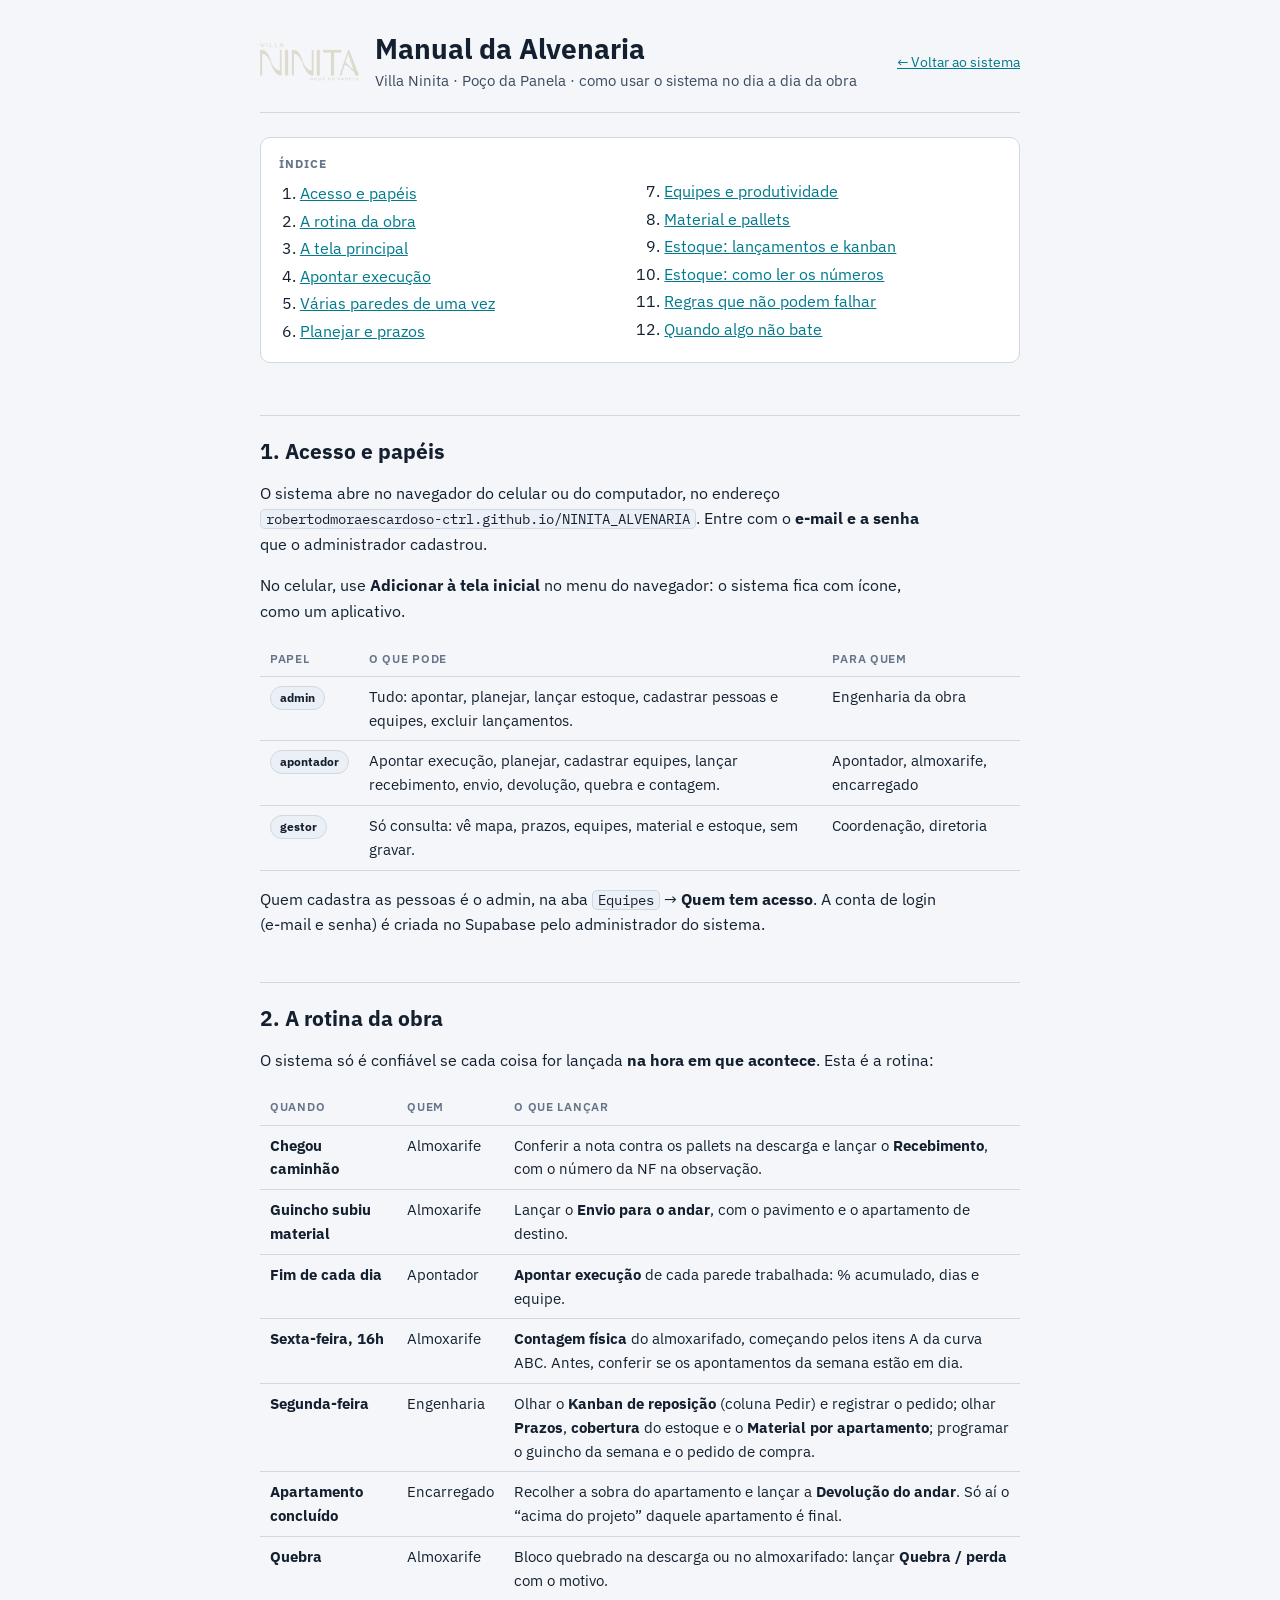
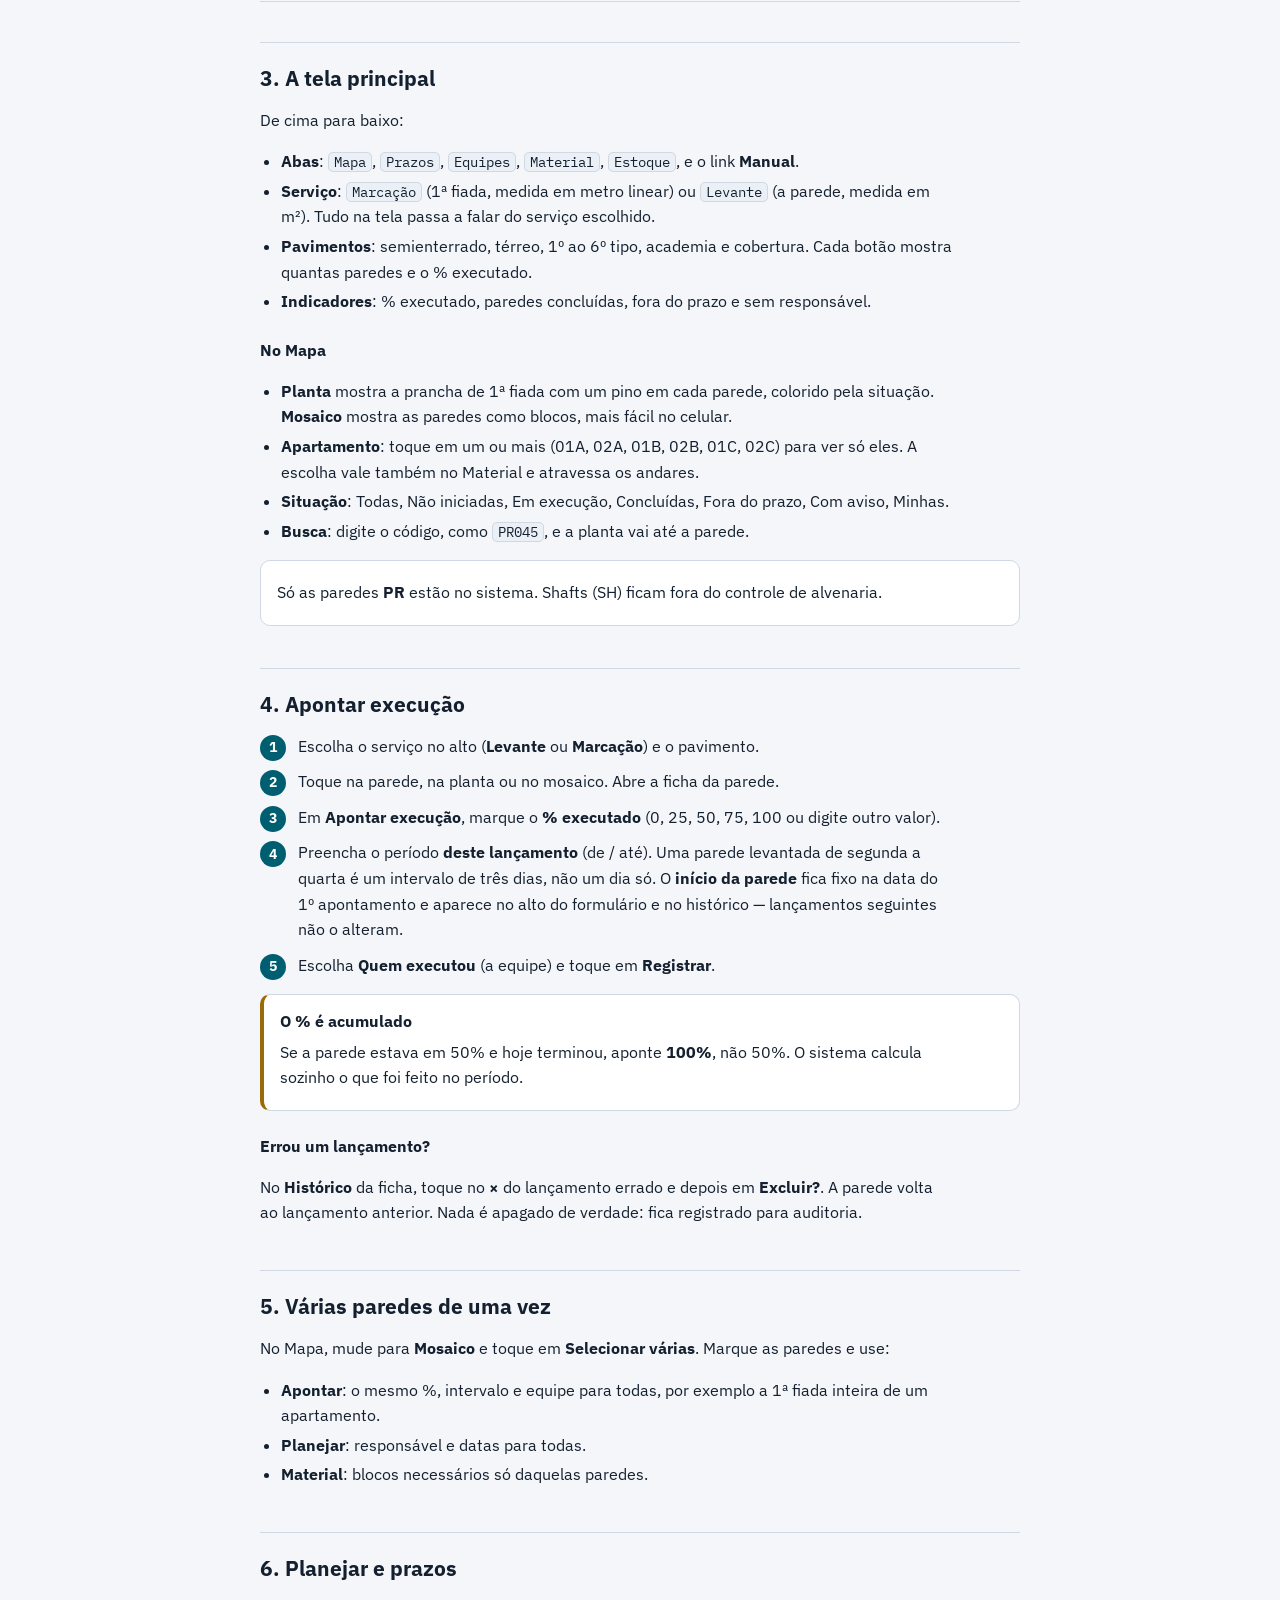
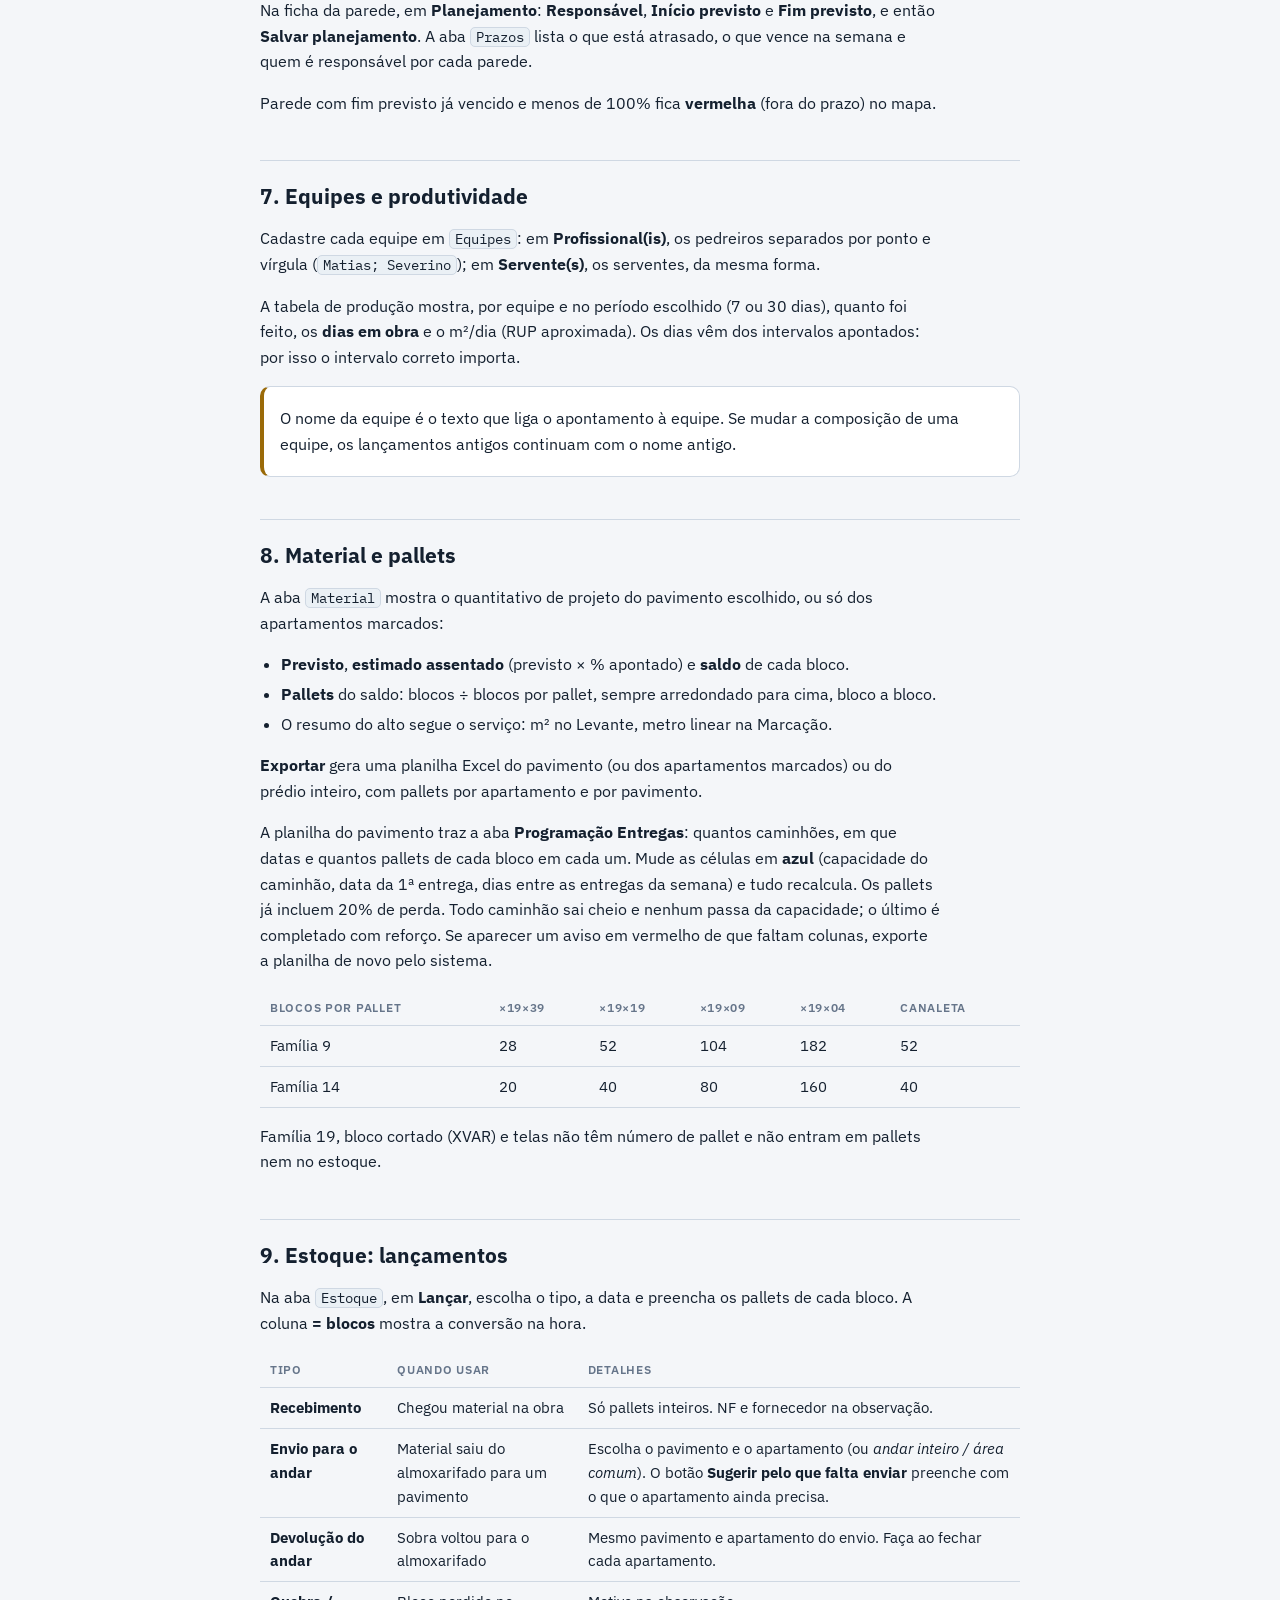
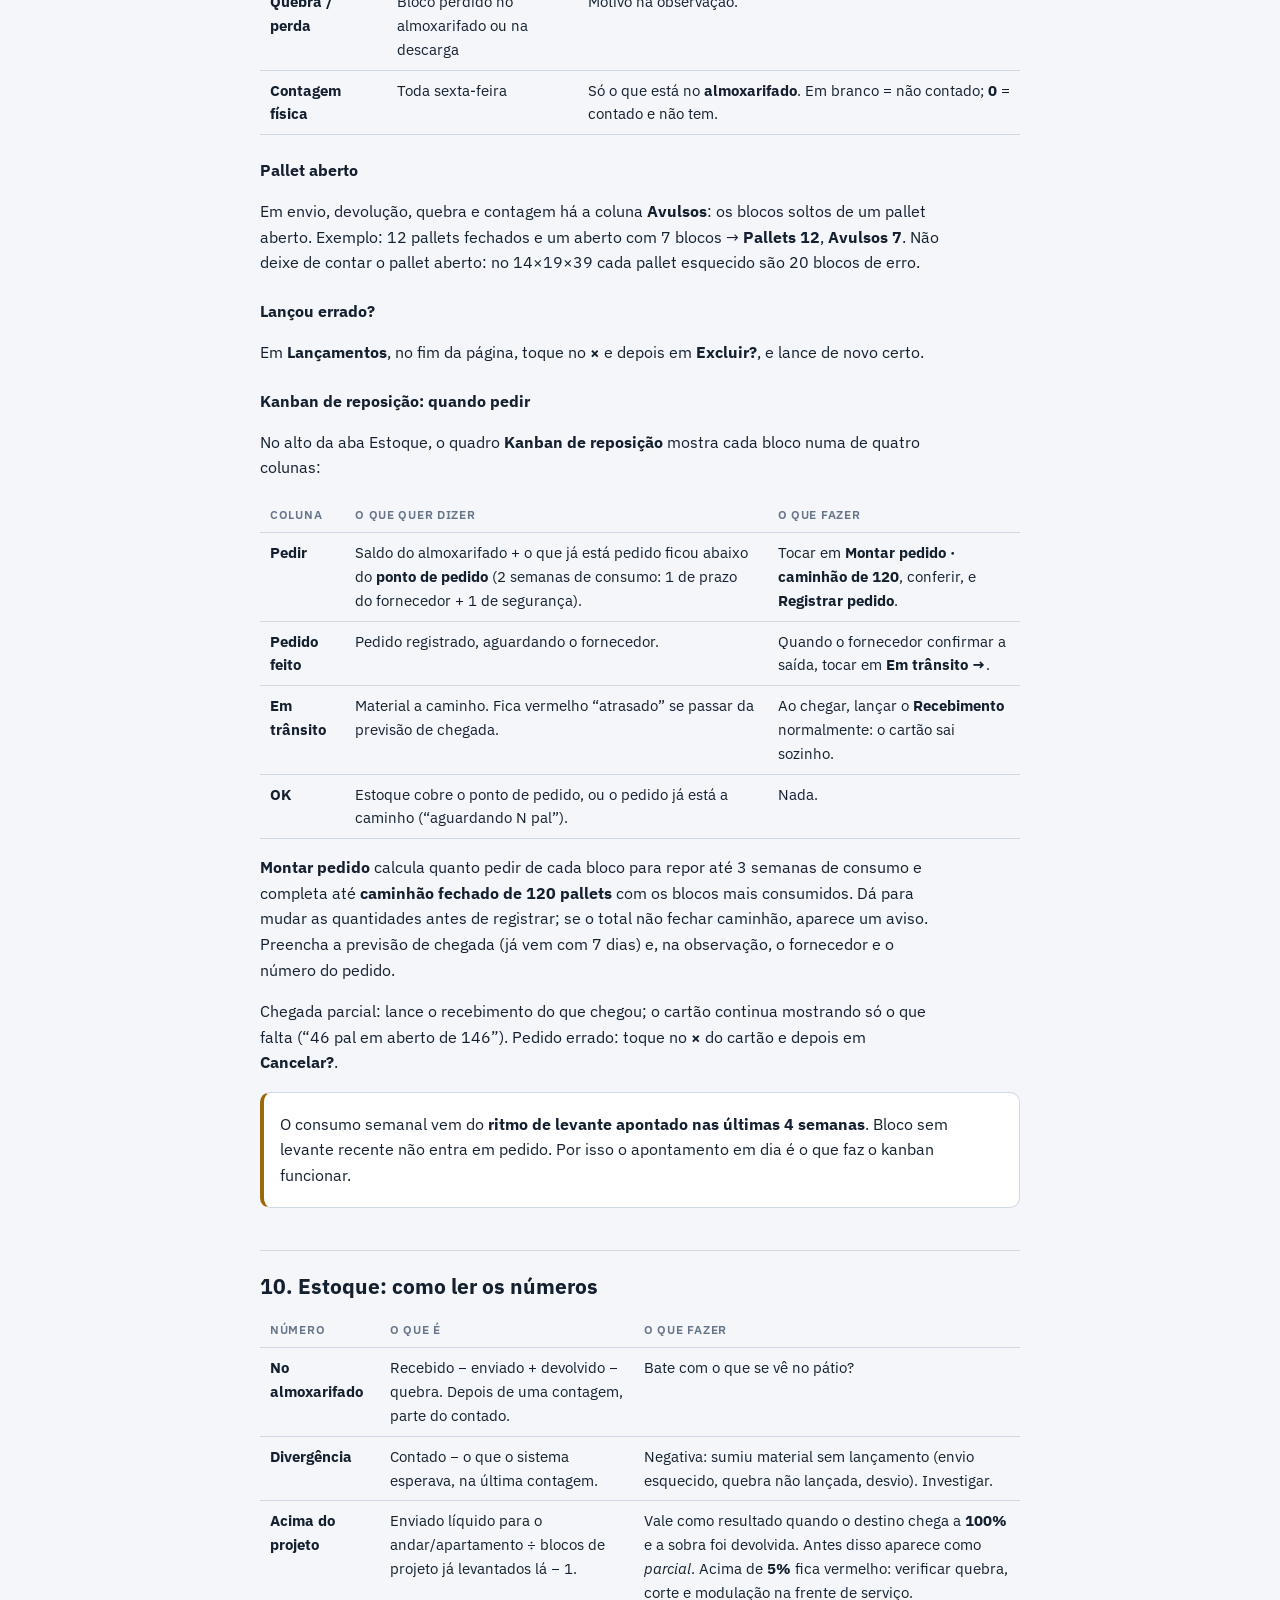
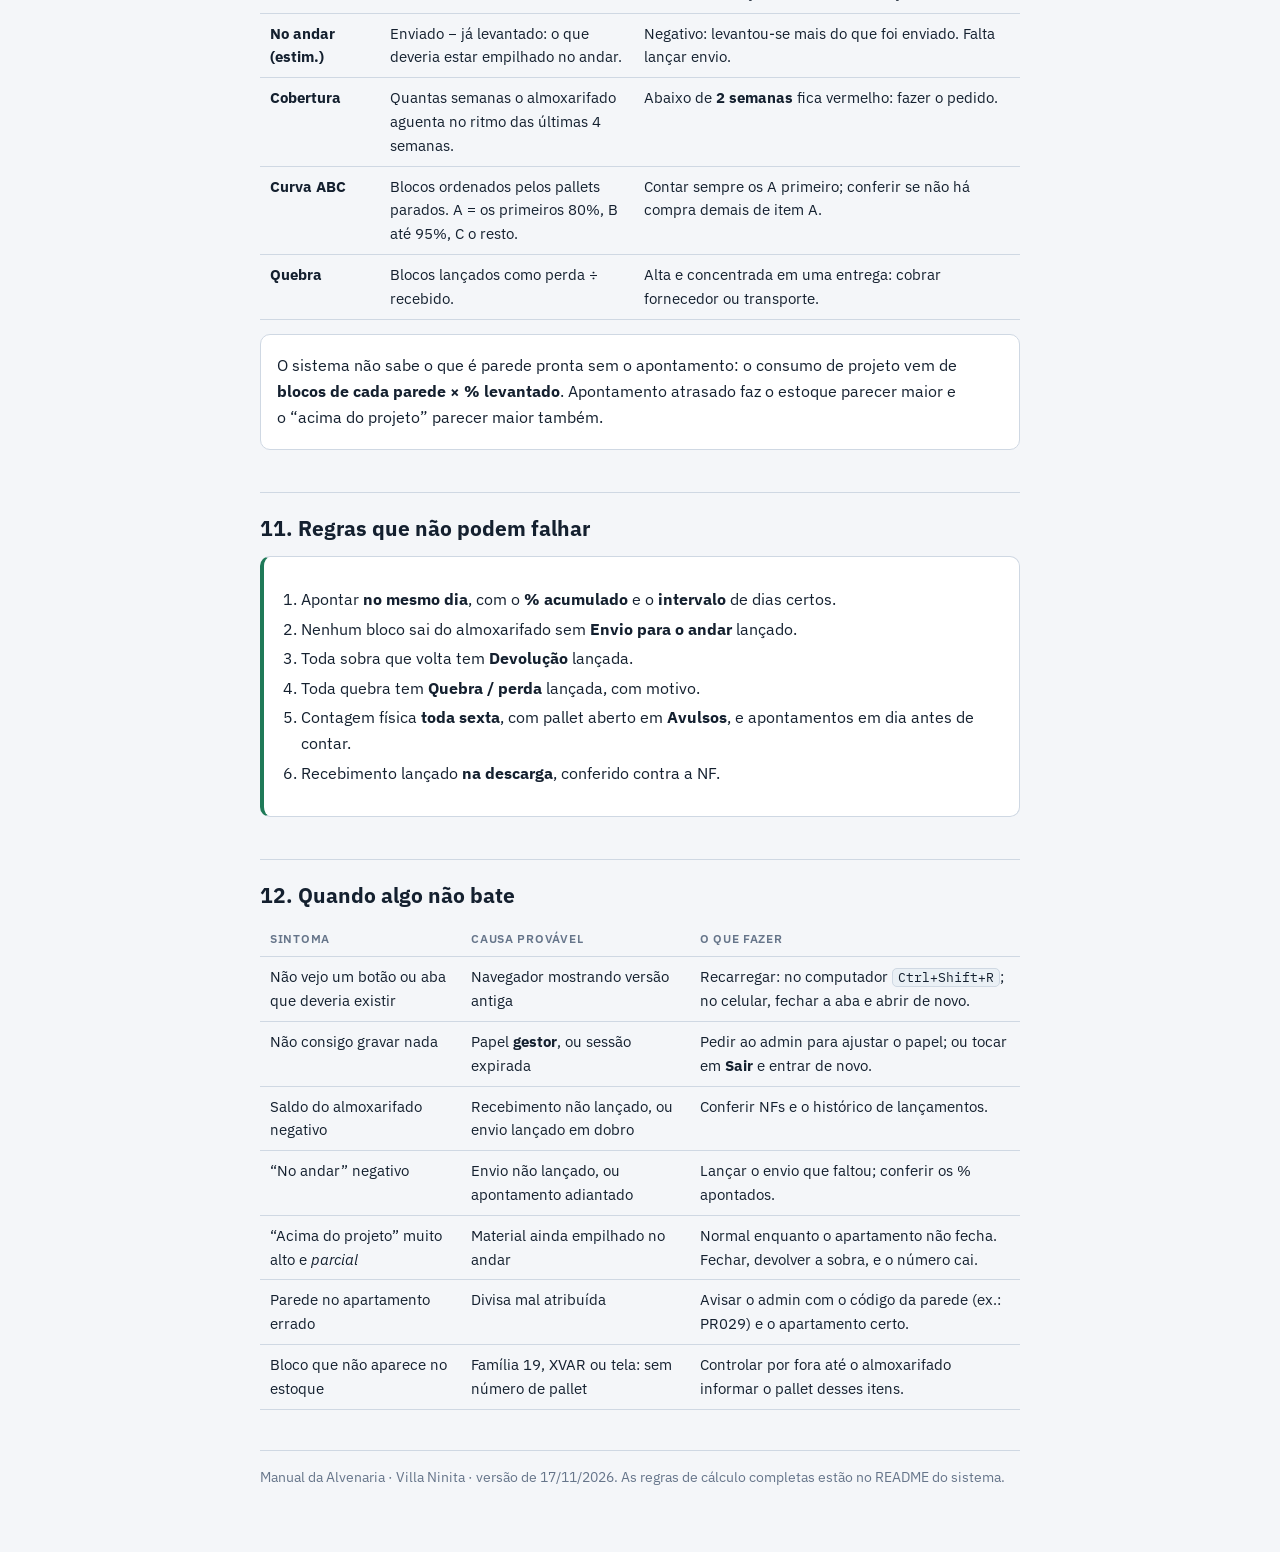
<file: manual.html>
<!doctype html>
<html lang="pt-BR">
<head>
<meta charset="utf-8">
<meta name="viewport" content="width=device-width, initial-scale=1, viewport-fit=cover">
<title>Manual da Alvenaria · Villa Ninita</title>
<link rel="icon" href="assets/img/icone.png">
<link rel="preconnect" href="https://fonts.googleapis.com">
<link rel="preconnect" href="https://fonts.gstatic.com" crossorigin>
<link href="https://fonts.googleapis.com/css2?family=IBM+Plex+Sans:wght@400;500;600;700&family=IBM+Plex+Mono:wght@500&display=swap" rel="stylesheet">
<style>
/* Manual de campo: uma coluna de leitura, índice no topo, mesma
   paleta do sistema (escura por padrão, clara se o aparelho pedir). */
:root{
  --fundo:#0b1220; --painel:#101b30; --painel-2:#1a253c; --borda:#2e3b56;
  --texto:#e8eaed; --texto-2:#a9b4c6; --texto-3:#75829a;
  --marca:#005e71; --destaque:#5daaab;
  --ok:#4fae8b; --alerta:#d9a441; --perigo:#e0645a;
  --corpo:"IBM Plex Sans", system-ui, -apple-system, "Segoe UI", sans-serif;
  --mono:"IBM Plex Mono", ui-monospace, Consolas, monospace;
  color-scheme:dark;
}
@media (prefers-color-scheme: light){
  :root:not([data-theme="dark"]){
    --fundo:#f4f6f9; --painel:#ffffff; --painel-2:#eaf0f5; --borda:#cfd8e3;
    --texto:#14202f; --texto-2:#3c4b60; --texto-3:#66758a;
    --marca:#005e71; --destaque:#007a8c;
    --ok:#1f7a58; --alerta:#9a6a08; --perigo:#b8372d;
    color-scheme:light;
  }
}
:root[data-theme="light"]{
  --fundo:#f4f6f9; --painel:#ffffff; --painel-2:#eaf0f5; --borda:#cfd8e3;
  --texto:#14202f; --texto-2:#3c4b60; --texto-3:#66758a;
  --marca:#005e71; --destaque:#007a8c;
  --ok:#1f7a58; --alerta:#9a6a08; --perigo:#b8372d;
  color-scheme:light;
}
*{box-sizing:border-box}
html{-webkit-text-size-adjust:100%}
body{margin:0;background:var(--fundo);color:var(--texto);font:16px/1.6 var(--corpo);
  padding-left:max(16px, env(safe-area-inset-left, 0px));padding-right:max(16px, env(safe-area-inset-right, 0px));
  padding-block:0 64px}
.pagina{max-width:760px;margin:0 auto}
header.capa{padding-block:32px 20px;border-bottom:1px solid var(--borda);display:flex;gap:16px;align-items:center;flex-wrap:wrap}
header.capa img{height:38px;width:auto}
header.capa .t{min-width:0}
h1{font-size:1.75rem;line-height:1.2;margin:0;text-wrap:balance}
.sub{color:var(--texto-2);margin:2px 0 0;font-size:.95rem}
.voltar{margin-left:auto;font-size:.9rem}
a{color:var(--destaque)}
a:focus-visible,button:focus-visible{outline:2px solid var(--destaque);outline-offset:2px}
nav.indice{margin:24px 0;padding:16px 18px;background:var(--painel);border:1px solid var(--borda);border-radius:10px}
nav.indice b{display:block;font-size:.75rem;letter-spacing:.08em;text-transform:uppercase;color:var(--texto-3);margin-bottom:6px}
nav.indice ol{margin:0;padding-left:1.3em;columns:2;column-gap:28px}
nav.indice li{break-inside:avoid;margin:2px 0}
@media (max-width:560px){ nav.indice ol{columns:1} }
section{padding-top:28px}
h2{font-size:1.3rem;line-height:1.3;margin:0 0 10px;text-wrap:balance;border-top:1px solid var(--borda);padding-top:22px}
h3{font-size:1.02rem;margin:22px 0 6px}
p,li{max-width:68ch}
ul,ol{padding-left:1.3em}
li{margin:4px 0}
.rotulo{font-family:var(--mono);font-size:.86em;background:var(--painel-2);border:1px solid var(--borda);border-radius:5px;padding:0 5px;white-space:nowrap}
.quadro{background:var(--painel);border:1px solid var(--borda);border-radius:10px;padding:14px 16px;margin:14px 0}
.quadro.alerta{border-left:4px solid var(--alerta)}
.quadro.perigo{border-left:4px solid var(--perigo)}
.quadro.ok{border-left:4px solid var(--ok)}
.quadro p{margin:.3em 0}
.quadro b.t{display:block;margin-bottom:2px}
.rolar{overflow-x:auto;margin:12px 0}
table{border-collapse:collapse;width:100%;font-size:.93rem;font-variant-numeric:tabular-nums}
th,td{text-align:left;padding:8px 10px;border-bottom:1px solid var(--borda);vertical-align:top}
th{font-size:.75rem;letter-spacing:.06em;text-transform:uppercase;color:var(--texto-3);font-weight:600}
.passos{counter-reset:p;list-style:none;padding-left:0}
.passos > li{counter-increment:p;position:relative;padding-left:38px;margin:10px 0}
.passos > li::before{content:counter(p);position:absolute;left:0;top:1px;width:26px;height:26px;border-radius:50%;
  background:var(--marca);color:#fff;font-weight:700;font-size:.85rem;display:grid;place-items:center}
.papel{display:inline-block;font-size:.78rem;font-weight:700;border-radius:999px;padding:1px 9px;border:1px solid var(--borda);background:var(--painel-2)}
footer{margin-top:40px;padding-top:16px;border-top:1px solid var(--borda);color:var(--texto-3);font-size:.85rem}
@media (prefers-reduced-motion: no-preference){ html{scroll-behavior:smooth} }
</style>
</head>
<body>
<div class="pagina">

<header class="capa">
  <img src="assets/img/logo.png" alt="Villa Ninita">
  <div class="t">
    <h1>Manual da Alvenaria</h1>
    <p class="sub">Villa Ninita · Poço da Panela · como usar o sistema no dia a dia da obra</p>
  </div>
  <a class="voltar" href="./">← Voltar ao sistema</a>
</header>

<nav class="indice" aria-label="Índice">
  <b>Índice</b>
  <ol>
    <li><a href="#acesso">Acesso e papéis</a></li>
    <li><a href="#rotina">A rotina da obra</a></li>
    <li><a href="#tela">A tela principal</a></li>
    <li><a href="#apontar">Apontar execução</a></li>
    <li><a href="#lote">Várias paredes de uma vez</a></li>
    <li><a href="#prazos">Planejar e prazos</a></li>
    <li><a href="#equipes">Equipes e produtividade</a></li>
    <li><a href="#material">Material e pallets</a></li>
    <li><a href="#estoque">Estoque: lançamentos e kanban</a></li>
    <li><a href="#ler">Estoque: como ler os números</a></li>
    <li><a href="#regras">Regras que não podem falhar</a></li>
    <li><a href="#problemas">Quando algo não bate</a></li>
  </ol>
</nav>

<section id="acesso">
  <h2>1. Acesso e papéis</h2>
  <p>O sistema abre no navegador do celular ou do computador, no endereço
    <span class="rotulo">robertodmoraescardoso-ctrl.github.io/NINITA_ALVENARIA</span>.
    Entre com o <b>e-mail e a senha</b> que o administrador cadastrou.</p>
  <p>No celular, use <b>Adicionar à tela inicial</b> no menu do navegador: o sistema fica com ícone, como um aplicativo.</p>
  <div class="rolar"><table>
    <thead><tr><th>Papel</th><th>O que pode</th><th>Para quem</th></tr></thead>
    <tbody>
      <tr><td><span class="papel">admin</span></td><td>Tudo: apontar, planejar, lançar estoque, cadastrar pessoas e equipes, excluir lançamentos.</td><td>Engenharia da obra</td></tr>
      <tr><td><span class="papel">apontador</span></td><td>Apontar execução, planejar, cadastrar equipes, lançar recebimento, envio, devolução, quebra e contagem.</td><td>Apontador, almoxarife, encarregado</td></tr>
      <tr><td><span class="papel">gestor</span></td><td>Só consulta: vê mapa, prazos, equipes, material e estoque, sem gravar.</td><td>Coordenação, diretoria</td></tr>
    </tbody>
  </table></div>
  <p>Quem cadastra as pessoas é o admin, na aba <span class="rotulo">Equipes</span> → <b>Quem tem acesso</b>. A conta de login (e-mail e senha) é criada no Supabase pelo administrador do sistema.</p>
</section>

<section id="rotina">
  <h2>2. A rotina da obra</h2>
  <p>O sistema só é confiável se cada coisa for lançada <b>na hora em que acontece</b>. Esta é a rotina:</p>
  <div class="rolar"><table>
    <thead><tr><th>Quando</th><th>Quem</th><th>O que lançar</th></tr></thead>
    <tbody>
      <tr><td><b>Chegou caminhão</b></td><td>Almoxarife</td><td>Conferir a nota contra os pallets na descarga e lançar o <b>Recebimento</b>, com o número da NF na observação.</td></tr>
      <tr><td><b>Guincho subiu material</b></td><td>Almoxarife</td><td>Lançar o <b>Envio para o andar</b>, com o pavimento e o apartamento de destino.</td></tr>
      <tr><td><b>Fim de cada dia</b></td><td>Apontador</td><td><b>Apontar execução</b> de cada parede trabalhada: % acumulado, dias e equipe.</td></tr>
      <tr><td><b>Sexta-feira, 16h</b></td><td>Almoxarife</td><td><b>Contagem física</b> do almoxarifado, começando pelos itens A da curva ABC. Antes, conferir se os apontamentos da semana estão em dia.</td></tr>
      <tr><td><b>Segunda-feira</b></td><td>Engenharia</td><td>Olhar o <b>Kanban de reposição</b> (coluna Pedir) e registrar o pedido; olhar <b>Prazos</b>, <b>cobertura</b> do estoque e o <b>Material por apartamento</b>; programar o guincho da semana e o pedido de compra.</td></tr>
      <tr><td><b>Apartamento concluído</b></td><td>Encarregado</td><td>Recolher a sobra do apartamento e lançar a <b>Devolução do andar</b>. Só aí o “acima do projeto” daquele apartamento é final.</td></tr>
      <tr><td><b>Quebra</b></td><td>Almoxarife</td><td>Bloco quebrado na descarga ou no almoxarifado: lançar <b>Quebra / perda</b> com o motivo.</td></tr>
    </tbody>
  </table></div>
</section>

<section id="tela">
  <h2>3. A tela principal</h2>
  <p>De cima para baixo:</p>
  <ul>
    <li><b>Abas</b>: <span class="rotulo">Mapa</span>, <span class="rotulo">Prazos</span>, <span class="rotulo">Equipes</span>, <span class="rotulo">Material</span>, <span class="rotulo">Estoque</span>, e o link <b>Manual</b>.</li>
    <li><b>Serviço</b>: <span class="rotulo">Marcação</span> (1ª fiada, medida em metro linear) ou <span class="rotulo">Levante</span> (a parede, medida em m²). Tudo na tela passa a falar do serviço escolhido.</li>
    <li><b>Pavimentos</b>: semienterrado, térreo, 1º ao 6º tipo, academia e cobertura. Cada botão mostra quantas paredes e o % executado.</li>
    <li><b>Indicadores</b>: % executado, paredes concluídas, fora do prazo e sem responsável.</li>
  </ul>
  <h3>No Mapa</h3>
  <ul>
    <li><b>Planta</b> mostra a prancha de 1ª fiada com um pino em cada parede, colorido pela situação. <b>Mosaico</b> mostra as paredes como blocos, mais fácil no celular.</li>
    <li><b>Apartamento</b>: toque em um ou mais (01A, 02A, 01B, 02B, 01C, 02C) para ver só eles. A escolha vale também no Material e atravessa os andares.</li>
    <li><b>Situação</b>: Todas, Não iniciadas, Em execução, Concluídas, Fora do prazo, Com aviso, Minhas.</li>
    <li><b>Busca</b>: digite o código, como <span class="rotulo">PR045</span>, e a planta vai até a parede.</li>
  </ul>
  <div class="quadro"><p>Só as paredes <b>PR</b> estão no sistema. Shafts (SH) ficam fora do controle de alvenaria.</p></div>
</section>

<section id="apontar">
  <h2>4. Apontar execução</h2>
  <ol class="passos">
    <li>Escolha o serviço no alto (<b>Levante</b> ou <b>Marcação</b>) e o pavimento.</li>
    <li>Toque na parede, na planta ou no mosaico. Abre a ficha da parede.</li>
    <li>Em <b>Apontar execução</b>, marque o <b>% executado</b> (0, 25, 50, 75, 100 ou digite outro valor).</li>
    <li>Preencha o período <b>deste lançamento</b> (de / até). Uma parede levantada de segunda a quarta é um intervalo de três dias, não um dia só. O <b>início da parede</b> fica fixo na data do 1º apontamento e aparece no alto do formulário e no histórico — lançamentos seguintes não o alteram.</li>
    <li>Escolha <b>Quem executou</b> (a equipe) e toque em <b>Registrar</b>.</li>
  </ol>
  <div class="quadro alerta"><b class="t">O % é acumulado</b>
    <p>Se a parede estava em 50% e hoje terminou, aponte <b>100%</b>, não 50%. O sistema calcula sozinho o que foi feito no período.</p></div>
  <h3>Errou um lançamento?</h3>
  <p>No <b>Histórico</b> da ficha, toque no <b>×</b> do lançamento errado e depois em <b>Excluir?</b>. A parede volta ao lançamento anterior. Nada é apagado de verdade: fica registrado para auditoria.</p>
</section>

<section id="lote">
  <h2>5. Várias paredes de uma vez</h2>
  <p>No Mapa, mude para <b>Mosaico</b> e toque em <b>Selecionar várias</b>. Marque as paredes e use:</p>
  <ul>
    <li><b>Apontar</b>: o mesmo %, intervalo e equipe para todas, por exemplo a 1ª fiada inteira de um apartamento.</li>
    <li><b>Planejar</b>: responsável e datas para todas.</li>
    <li><b>Material</b>: blocos necessários só daquelas paredes.</li>
  </ul>
</section>

<section id="prazos">
  <h2>6. Planejar e prazos</h2>
  <p>Na ficha da parede, em <b>Planejamento</b>: <b>Responsável</b>, <b>Início previsto</b> e <b>Fim previsto</b>, e então <b>Salvar planejamento</b>. A aba <span class="rotulo">Prazos</span> lista o que está atrasado, o que vence na semana e quem é responsável por cada parede.</p>
  <p>Parede com fim previsto já vencido e menos de 100% fica <b>vermelha</b> (fora do prazo) no mapa.</p>
</section>

<section id="equipes">
  <h2>7. Equipes e produtividade</h2>
  <p>Cadastre cada equipe em <span class="rotulo">Equipes</span>: em <b>Profissional(is)</b>, os pedreiros separados por ponto e vírgula (<span class="rotulo">Matias; Severino</span>); em <b>Servente(s)</b>, os serventes, da mesma forma.</p>
  <p>A tabela de produção mostra, por equipe e no período escolhido (7 ou 30 dias), quanto foi feito, os <b>dias em obra</b> e o m²/dia (RUP aproximada). Os dias vêm dos intervalos apontados: por isso o intervalo correto importa.</p>
  <div class="quadro alerta"><p>O nome da equipe é o texto que liga o apontamento à equipe. Se mudar a composição de uma equipe, os lançamentos antigos continuam com o nome antigo.</p></div>
</section>

<section id="material">
  <h2>8. Material e pallets</h2>
  <p>A aba <span class="rotulo">Material</span> mostra o quantitativo de projeto do pavimento escolhido, ou só dos apartamentos marcados:</p>
  <ul>
    <li><b>Previsto</b>, <b>estimado assentado</b> (previsto × % apontado) e <b>saldo</b> de cada bloco.</li>
    <li><b>Pallets</b> do saldo: blocos ÷ blocos por pallet, sempre arredondado para cima, bloco a bloco.</li>
    <li>O resumo do alto segue o serviço: m² no Levante, metro linear na Marcação.</li>
  </ul>
  <p><b>Exportar</b> gera uma planilha Excel do pavimento (ou dos apartamentos marcados) ou do prédio inteiro, com pallets por apartamento e por pavimento.</p>
  <p>A planilha do pavimento traz a aba <b>Programação Entregas</b>: quantos caminhões, em que datas e quantos pallets de cada bloco em cada um. Mude as células em <b>azul</b> (capacidade do caminhão, data da 1ª entrega, dias entre as entregas da semana) e tudo recalcula. Os pallets já incluem 20% de perda. Todo caminhão sai cheio e nenhum passa da capacidade; o último é completado com reforço. Se aparecer um aviso em vermelho de que faltam colunas, exporte a planilha de novo pelo sistema.</p>
  <div class="rolar"><table>
    <thead><tr><th>Blocos por pallet</th><th>×19×39</th><th>×19×19</th><th>×19×09</th><th>×19×04</th><th>Canaleta</th></tr></thead>
    <tbody>
      <tr><td>Família 9</td><td>28</td><td>52</td><td>104</td><td>182</td><td>52</td></tr>
      <tr><td>Família 14</td><td>20</td><td>40</td><td>80</td><td>160</td><td>40</td></tr>
    </tbody>
  </table></div>
  <p>Família 19, bloco cortado (XVAR) e telas não têm número de pallet e não entram em pallets nem no estoque.</p>
</section>

<section id="estoque">
  <h2>9. Estoque: lançamentos</h2>
  <p>Na aba <span class="rotulo">Estoque</span>, em <b>Lançar</b>, escolha o tipo, a data e preencha os pallets de cada bloco. A coluna <b>= blocos</b> mostra a conversão na hora.</p>
  <div class="rolar"><table>
    <thead><tr><th>Tipo</th><th>Quando usar</th><th>Detalhes</th></tr></thead>
    <tbody>
      <tr><td><b>Recebimento</b></td><td>Chegou material na obra</td><td>Só pallets inteiros. NF e fornecedor na observação.</td></tr>
      <tr><td><b>Envio para o andar</b></td><td>Material saiu do almoxarifado para um pavimento</td><td>Escolha o pavimento e o apartamento (ou <i>andar inteiro / área comum</i>). O botão <b>Sugerir pelo que falta enviar</b> preenche com o que o apartamento ainda precisa.</td></tr>
      <tr><td><b>Devolução do andar</b></td><td>Sobra voltou para o almoxarifado</td><td>Mesmo pavimento e apartamento do envio. Faça ao fechar cada apartamento.</td></tr>
      <tr><td><b>Quebra / perda</b></td><td>Bloco perdido no almoxarifado ou na descarga</td><td>Motivo na observação.</td></tr>
      <tr><td><b>Contagem física</b></td><td>Toda sexta-feira</td><td>Só o que está no <b>almoxarifado</b>. Em branco = não contado; <b>0</b> = contado e não tem.</td></tr>
    </tbody>
  </table></div>
  <h3>Pallet aberto</h3>
  <p>Em envio, devolução, quebra e contagem há a coluna <b>Avulsos</b>: os blocos soltos de um pallet aberto. Exemplo: 12 pallets fechados e um aberto com 7 blocos → <b>Pallets 12</b>, <b>Avulsos 7</b>. Não deixe de contar o pallet aberto: no 14×19×39 cada pallet esquecido são 20 blocos de erro.</p>
  <h3>Lançou errado?</h3>
  <p>Em <b>Lançamentos</b>, no fim da página, toque no <b>×</b> e depois em <b>Excluir?</b>, e lance de novo certo.</p>
  <h3>Kanban de reposição: quando pedir</h3>
  <p>No alto da aba Estoque, o quadro <b>Kanban de reposição</b> mostra cada bloco numa de quatro colunas:</p>
  <div class="rolar"><table>
    <thead><tr><th>Coluna</th><th>O que quer dizer</th><th>O que fazer</th></tr></thead>
    <tbody>
      <tr><td><b>Pedir</b></td><td>Saldo do almoxarifado + o que já está pedido ficou abaixo do <b>ponto de pedido</b> (2 semanas de consumo: 1 de prazo do fornecedor + 1 de segurança).</td><td>Tocar em <b>Montar pedido · caminhão de 120</b>, conferir, e <b>Registrar pedido</b>.</td></tr>
      <tr><td><b>Pedido feito</b></td><td>Pedido registrado, aguardando o fornecedor.</td><td>Quando o fornecedor confirmar a saída, tocar em <b>Em trânsito →</b>.</td></tr>
      <tr><td><b>Em trânsito</b></td><td>Material a caminho. Fica vermelho “atrasado” se passar da previsão de chegada.</td><td>Ao chegar, lançar o <b>Recebimento</b> normalmente: o cartão sai sozinho.</td></tr>
      <tr><td><b>OK</b></td><td>Estoque cobre o ponto de pedido, ou o pedido já está a caminho (“aguardando N pal”).</td><td>Nada.</td></tr>
    </tbody>
  </table></div>
  <p><b>Montar pedido</b> calcula quanto pedir de cada bloco para repor até 3 semanas de consumo e completa até <b>caminhão fechado de 120 pallets</b> com os blocos mais consumidos. Dá para mudar as quantidades antes de registrar; se o total não fechar caminhão, aparece um aviso. Preencha a previsão de chegada (já vem com 7 dias) e, na observação, o fornecedor e o número do pedido.</p>
  <p>Chegada parcial: lance o recebimento do que chegou; o cartão continua mostrando só o que falta (“46 pal em aberto de 146”). Pedido errado: toque no <b>×</b> do cartão e depois em <b>Cancelar?</b>.</p>
  <div class="quadro alerta"><p>O consumo semanal vem do <b>ritmo de levante apontado nas últimas 4 semanas</b>. Bloco sem levante recente não entra em pedido. Por isso o apontamento em dia é o que faz o kanban funcionar.</p></div>
</section>

<section id="ler">
  <h2>10. Estoque: como ler os números</h2>
  <div class="rolar"><table>
    <thead><tr><th>Número</th><th>O que é</th><th>O que fazer</th></tr></thead>
    <tbody>
      <tr><td><b>No almoxarifado</b></td><td>Recebido − enviado + devolvido − quebra. Depois de uma contagem, parte do contado.</td><td>Bate com o que se vê no pátio?</td></tr>
      <tr><td><b>Divergência</b></td><td>Contado − o que o sistema esperava, na última contagem.</td><td>Negativa: sumiu material sem lançamento (envio esquecido, quebra não lançada, desvio). Investigar.</td></tr>
      <tr><td><b>Acima do projeto</b></td><td>Enviado líquido para o andar/apartamento ÷ blocos de projeto já levantados lá − 1.</td><td>Vale como resultado quando o destino chega a <b>100%</b> e a sobra foi devolvida. Antes disso aparece como <i>parcial</i>. Acima de <b>5%</b> fica vermelho: verificar quebra, corte e modulação na frente de serviço.</td></tr>
      <tr><td><b>No andar (estim.)</b></td><td>Enviado − já levantado: o que deveria estar empilhado no andar.</td><td>Negativo: levantou-se mais do que foi enviado. Falta lançar envio.</td></tr>
      <tr><td><b>Cobertura</b></td><td>Quantas semanas o almoxarifado aguenta no ritmo das últimas 4 semanas.</td><td>Abaixo de <b>2 semanas</b> fica vermelho: fazer o pedido.</td></tr>
      <tr><td><b>Curva ABC</b></td><td>Blocos ordenados pelos pallets parados. A = os primeiros 80%, B até 95%, C o resto.</td><td>Contar sempre os A primeiro; conferir se não há compra demais de item A.</td></tr>
      <tr><td><b>Quebra</b></td><td>Blocos lançados como perda ÷ recebido.</td><td>Alta e concentrada em uma entrega: cobrar fornecedor ou transporte.</td></tr>
    </tbody>
  </table></div>
  <div class="quadro"><p>O sistema não sabe o que é parede pronta sem o apontamento: o consumo de projeto vem de <b>blocos de cada parede × % levantado</b>. Apontamento atrasado faz o estoque parecer maior e o “acima do projeto” parecer maior também.</p></div>
</section>

<section id="regras">
  <h2>11. Regras que não podem falhar</h2>
  <div class="quadro ok">
    <ol>
      <li>Apontar <b>no mesmo dia</b>, com o <b>% acumulado</b> e o <b>intervalo</b> de dias certos.</li>
      <li>Nenhum bloco sai do almoxarifado sem <b>Envio para o andar</b> lançado.</li>
      <li>Toda sobra que volta tem <b>Devolução</b> lançada.</li>
      <li>Toda quebra tem <b>Quebra / perda</b> lançada, com motivo.</li>
      <li>Contagem física <b>toda sexta</b>, com pallet aberto em <b>Avulsos</b>, e apontamentos em dia antes de contar.</li>
      <li>Recebimento lançado <b>na descarga</b>, conferido contra a NF.</li>
    </ol>
  </div>
</section>

<section id="problemas">
  <h2>12. Quando algo não bate</h2>
  <div class="rolar"><table>
    <thead><tr><th>Sintoma</th><th>Causa provável</th><th>O que fazer</th></tr></thead>
    <tbody>
      <tr><td>Não vejo um botão ou aba que deveria existir</td><td>Navegador mostrando versão antiga</td><td>Recarregar: no computador <span class="rotulo">Ctrl+Shift+R</span>; no celular, fechar a aba e abrir de novo.</td></tr>
      <tr><td>Não consigo gravar nada</td><td>Papel <b>gestor</b>, ou sessão expirada</td><td>Pedir ao admin para ajustar o papel; ou tocar em <b>Sair</b> e entrar de novo.</td></tr>
      <tr><td>Saldo do almoxarifado negativo</td><td>Recebimento não lançado, ou envio lançado em dobro</td><td>Conferir NFs e o histórico de lançamentos.</td></tr>
      <tr><td>“No andar” negativo</td><td>Envio não lançado, ou apontamento adiantado</td><td>Lançar o envio que faltou; conferir os % apontados.</td></tr>
      <tr><td>“Acima do projeto” muito alto e <i>parcial</i></td><td>Material ainda empilhado no andar</td><td>Normal enquanto o apartamento não fecha. Fechar, devolver a sobra, e o número cai.</td></tr>
      <tr><td>Parede no apartamento errado</td><td>Divisa mal atribuída</td><td>Avisar o admin com o código da parede (ex.: PR029) e o apartamento certo.</td></tr>
      <tr><td>Bloco que não aparece no estoque</td><td>Família 19, XVAR ou tela: sem número de pallet</td><td>Controlar por fora até o almoxarifado informar o pallet desses itens.</td></tr>
    </tbody>
  </table></div>
</section>

<footer>
  Manual da Alvenaria · Villa Ninita · versão de 17/11/2026. As regras de cálculo completas estão no README do sistema.
</footer>

</div>
</body>
</html>
</file>
